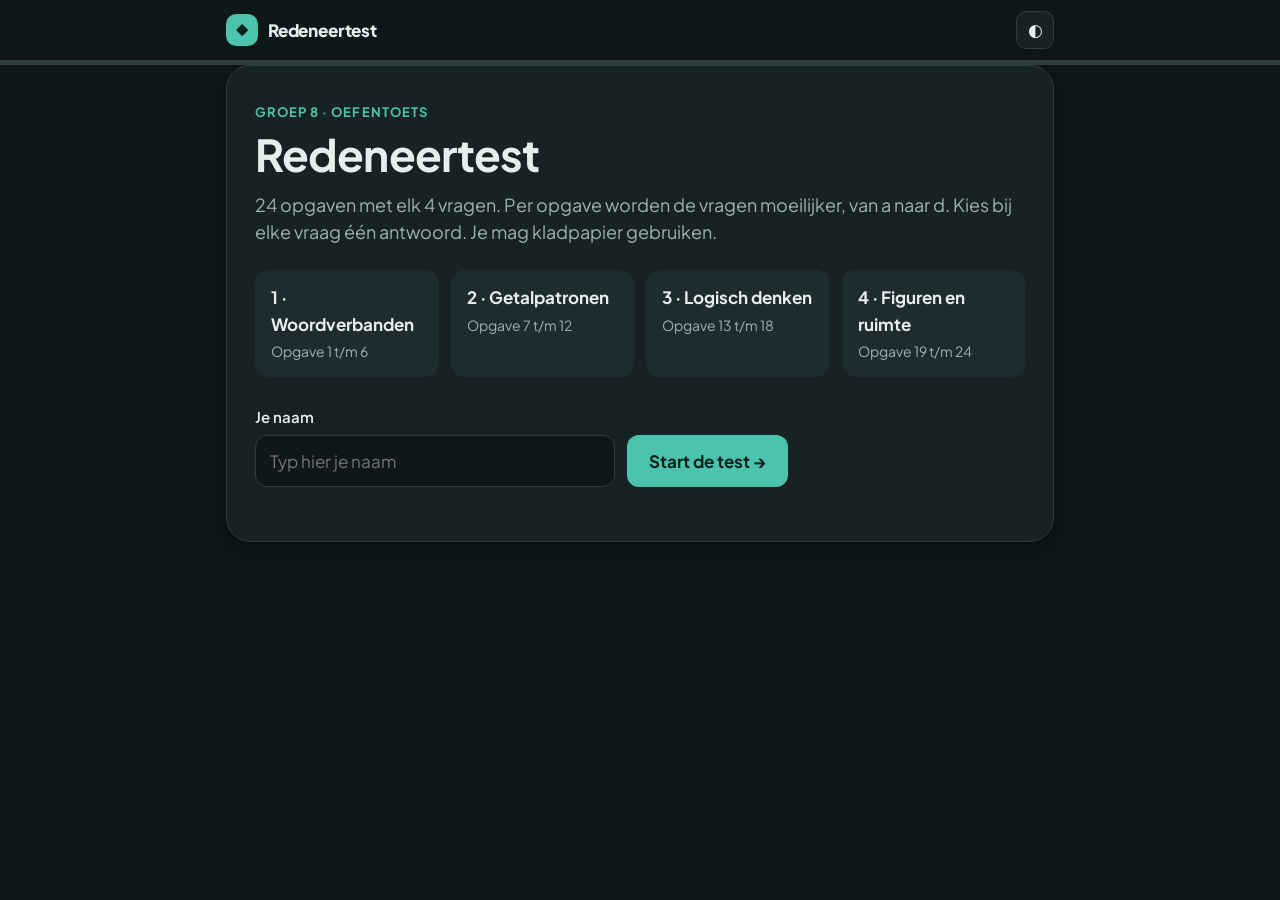
<file: index.html>
<!doctype html>
<html lang="nl">
<head>
<meta charset="utf-8">
<meta name="viewport" content="width=device-width, initial-scale=1">
<title>Redeneertest Groep 8</title>
<meta name="description" content="Oefen-redeneertest voor groep 8: woordverbanden, getalpatronen, logisch denken en figuren en ruimte.">
<script>
  /* Donker is standaard; een opgeslagen keuze (licht/donker) gaat voor. */
  (function(){ var t = 'dark'; try { t = localStorage.getItem('redeneertest-g8-v1-theme') || 'dark'; } catch (e) {} document.documentElement.dataset.theme = t; })();
</script>
<link rel="preconnect" href="https://fonts.googleapis.com">
<link rel="preconnect" href="https://fonts.gstatic.com" crossorigin>
<link href="https://fonts.googleapis.com/css2?family=Plus+Jakarta+Sans:wght@400;500;600;700;800&display=swap" rel="stylesheet">
<style>
:root{
  --bg:#f4f7f6; --surface:#ffffff; --surface-2:#eef4f2; --ink:#16232b; --muted:#5b6b73;
  --line:#d5e0dd; --brand:#13695f; --brand-ink:#ffffff; --brand-soft:#dcefeb;
  --good:#1f8a4c; --good-soft:#e2f5ea; --bad:#c2410c; --bad-soft:#fdeadf;
  --fig:#1b2a33; --fig-bg:#ffffff; --accent:#e0902a;
  --shadow:0 1px 2px rgba(16,35,43,.06),0 8px 24px rgba(16,35,43,.06);
  --radius:16px;
}
@media (prefers-color-scheme: dark){
  :root:not([data-theme="light"]){
    --bg:#0f1719; --surface:#172225; --surface-2:#1e2c30; --ink:#e7efed; --muted:#9db0b2;
    --line:#2c3d41; --brand:#4cc3ad; --brand-ink:#08201c; --brand-soft:#1d3a36;
    --good:#4ccf86; --good-soft:#173328; --bad:#ff8a5c; --bad-soft:#3a2219;
    --fig:#e7efed; --fig-bg:#172225; --accent:#f0b25a;
    --shadow:0 1px 2px rgba(0,0,0,.3),0 8px 24px rgba(0,0,0,.25);
  }
}
:root[data-theme="dark"]{
  --bg:#0f1719; --surface:#172225; --surface-2:#1e2c30; --ink:#e7efed; --muted:#9db0b2;
  --line:#2c3d41; --brand:#4cc3ad; --brand-ink:#08201c; --brand-soft:#1d3a36;
  --good:#4ccf86; --good-soft:#173328; --bad:#ff8a5c; --bad-soft:#3a2219;
  --fig:#e7efed; --fig-bg:#172225; --accent:#f0b25a;
  --shadow:0 1px 2px rgba(0,0,0,.3),0 8px 24px rgba(0,0,0,.25);
}
*{box-sizing:border-box}
html,body{margin:0}
body{background:var(--bg);color:var(--ink);font-family:"Plus Jakarta Sans",system-ui,-apple-system,"Segoe UI",sans-serif;font-size:17px;line-height:1.55;-webkit-font-smoothing:antialiased}
.wrap{max-width:860px;margin:0 auto;padding:0 16px}
header.top{position:sticky;top:0;z-index:10;background:color-mix(in srgb,var(--bg) 88%,transparent);backdrop-filter:blur(10px);border-bottom:1px solid var(--line)}
header.top .wrap{display:flex;align-items:center;gap:12px;height:60px}
.logo{display:flex;align-items:center;gap:10px;font-weight:800;letter-spacing:-.01em}
.logo-mark{width:32px;height:32px;border-radius:10px;background:var(--brand);color:var(--brand-ink);display:grid;place-items:center;font-size:16px}
.spacer{flex:1}
.icon-btn{border:1px solid var(--line);background:var(--surface);color:var(--ink);border-radius:10px;width:38px;height:38px;display:grid;place-items:center;cursor:pointer;font-size:17px}
.progress{height:4px;background:var(--line)}
.progress>div{height:100%;background:var(--brand);width:0;transition:width .3s ease}
main{padding:28px 0 80px}
.hidden{display:none!important}

/* Start */
.hero{background:var(--surface);border:1px solid var(--line);border-radius:24px;padding:36px 28px;box-shadow:var(--shadow)}
.eyebrow{color:var(--brand);font-weight:700;font-size:13px;letter-spacing:.08em;text-transform:uppercase}
h1{font-size:clamp(30px,6vw,44px);line-height:1.1;margin:8px 0 12px;letter-spacing:-.02em}
.lead{color:var(--muted);font-size:18px;max-width:60ch;margin:0 0 24px}
.parts{display:grid;grid-template-columns:repeat(auto-fit,minmax(170px,1fr));gap:12px;margin:0 0 28px}
.part{background:var(--surface-2);border-radius:14px;padding:14px 16px}
.part b{display:block}
.part span{color:var(--muted);font-size:14px}
label.field{display:block;font-weight:600;font-size:15px;margin-bottom:6px}
input[type=text]{width:100%;max-width:360px;font:inherit;padding:12px 14px;border-radius:12px;border:1.5px solid var(--line);background:var(--bg);color:var(--ink)}
input[type=text]:focus{outline:none;border-color:var(--brand)}
.row{display:flex;flex-wrap:wrap;gap:12px;align-items:center}
.btn{font:inherit;font-weight:700;border:0;border-radius:12px;padding:13px 22px;cursor:pointer;background:var(--brand);color:var(--brand-ink);transition:transform .08s ease,filter .15s}
.btn:hover{filter:brightness(1.07)}
.btn:active{transform:translateY(1px)}
.btn.ghost{background:transparent;color:var(--ink);border:1.5px solid var(--line)}
.btn:disabled{opacity:.4;cursor:default}
.note{color:var(--muted);font-size:14px;margin-top:18px}

/* Quiz */
.nav-strip{display:flex;gap:6px;overflow-x:auto;padding:4px 2px 14px;scrollbar-width:thin}
.nav-dot{flex:0 0 auto;min-width:38px;height:38px;border-radius:10px;border:1.5px solid var(--line);background:var(--surface);color:var(--muted);font:inherit;font-size:14px;font-weight:700;cursor:pointer;position:relative}
.nav-dot.done{background:var(--brand-soft);color:var(--brand);border-color:transparent}
.nav-dot.current{border-color:var(--brand);color:var(--ink);box-shadow:0 0 0 3px color-mix(in srgb,var(--brand) 25%,transparent)}
.nav-sep{flex:0 0 1px;background:var(--line);margin:4px 4px}
.sec-head{margin:6px 0 16px}
.sec-head .eyebrow{font-size:12px}
.sec-head h2{margin:2px 0 0;font-size:28px;letter-spacing:-.02em}
.card{background:var(--surface);border:1px solid var(--line);border-radius:var(--radius);box-shadow:var(--shadow);padding:22px 22px 8px;margin-bottom:16px}
.card-title{display:flex;align-items:center;justify-content:space-between;margin-bottom:6px}
.card-title h3{margin:0;font-size:18px}
.pill{font-size:13px;font-weight:700;color:var(--muted);background:var(--surface-2);padding:4px 10px;border-radius:999px}
.q{padding:16px 0 18px;border-top:1px solid var(--line)}
.q:first-of-type{border-top:0}
.q-head{display:flex;gap:12px;align-items:flex-start}
.q-num{flex:0 0 auto;font-weight:800;color:var(--brand);min-width:34px}
.q-text{flex:1}
.q-text b{font-weight:700}
.q-sub{color:var(--muted)}
.level{display:inline-flex;gap:3px;margin-left:6px;vertical-align:middle}
.level i{width:6px;height:6px;border-radius:50%;background:var(--line)}
.level i.on{background:var(--accent)}
.opts{display:grid;grid-template-columns:repeat(auto-fit,minmax(170px,1fr));gap:8px;margin:12px 0 0 46px}
.opts.wide{grid-template-columns:repeat(auto-fit,minmax(260px,1fr))}
.opt{display:flex;align-items:center;gap:10px;text-align:left;font:inherit;font-size:16px;padding:11px 14px;border-radius:12px;border:1.5px solid var(--line);background:var(--bg);color:var(--ink);cursor:pointer;transition:border-color .12s,background .12s}
.opt:hover{border-color:color-mix(in srgb,var(--brand) 55%,var(--line))}
.opt .k{flex:0 0 auto;width:20px;height:20px;border-radius:50%;border:2px solid var(--line);display:grid;place-items:center;transition:border-color .12s}
.opt .k::after{content:"";width:10px;height:10px;border-radius:50%;background:transparent}
.opt.sel .k::after{background:var(--brand-ink)}
.opt.sel{border-color:var(--brand);background:var(--brand-soft)}
.opt.sel .k{background:var(--brand);border-color:var(--brand)}
.opt:focus-visible{outline:3px solid color-mix(in srgb,var(--brand) 40%,transparent);outline-offset:2px}
.fig{margin:14px 0 0 46px;display:flex;flex-wrap:wrap;gap:18px;align-items:center}
.seq{display:flex;flex-wrap:wrap;gap:6px;margin-top:8px}
.seq span{min-width:44px;padding:6px 10px;text-align:center;border-radius:10px;background:var(--surface-2);font-weight:800;font-variant-numeric:tabular-nums}
.seq span.qm{background:var(--accent);color:#1b1206}
.seq span.ar{background:transparent;min-width:auto;padding:6px 2px;color:var(--muted)}
.seq span.sp{background:transparent;min-width:12px;padding:0}
.quote{display:block;margin:6px 0;padding-left:12px;border-left:3px solid var(--line)}
.foot-nav{display:flex;gap:12px;justify-content:space-between;margin-top:8px}

/* figures */
.arrows{display:flex;gap:6px;align-items:center}
.arrows svg{width:40px;height:40px}
.qbox{width:40px;height:40px;border-radius:10px;border:2px dashed var(--accent);display:grid;place-items:center;font-weight:800;color:var(--accent)}
.rules{display:grid;gap:8px}
.rule{display:flex;align-items:center;gap:10px}
.rule .to{color:var(--muted);font-weight:700}
.rule .plus{color:var(--muted);font-weight:700}
.strip{display:flex}
.strip i{width:24px;height:24px;border:2px solid var(--fig);margin-left:-2px;background:var(--fig-bg)}
.strip i:first-child{margin-left:0}
.strip i.on{background:var(--fig)}
.grid{position:relative;display:grid;gap:2px;padding:4px}
.grid .c{width:var(--s);height:var(--s);display:grid;place-items:center;font-weight:800;font-size:calc(var(--s)*.4);outline:2px solid var(--fig);background:var(--fig-bg);color:var(--fig)}
.grid .c.blank{outline:0;background:transparent}
.grid .c.on{background:var(--fig)}
.grid .c.lab{background:var(--surface-2)}
.grid .c.dot::after{content:"";width:34%;height:34%;border-radius:50%;background:var(--fig)}
.grid .c.cross::after{content:"×";font-size:calc(var(--s)*.6);line-height:1}
.grid .c.start{background:var(--accent);color:#1b1206}
.mline{position:absolute;border:0 dashed var(--accent)}
.mline.v{border-left-width:3px;top:-8px;bottom:-8px}
.mline.h{border-top-width:3px;left:-8px;right:-8px}
.rot-arrow{font-size:26px;color:var(--muted);font-weight:700}

/* Results */
.score-hero{display:grid;grid-template-columns:auto 1fr;gap:28px;align-items:center}
@media (max-width:620px){.score-hero{grid-template-columns:1fr;justify-items:center;text-align:center}}
.ring{position:relative;width:170px;height:170px}
.ring svg{width:100%;height:100%;transform:rotate(-90deg)}
.ring .val{position:absolute;inset:0;display:grid;place-items:center;text-align:center}
.ring .val b{font-size:44px;line-height:1;letter-spacing:-.03em}
.ring .val span{display:block;color:var(--muted);font-size:14px;font-weight:600}
.bars{display:grid;gap:14px;margin-top:6px}
.bar-row{display:grid;grid-template-columns:1fr auto;gap:4px 12px}
.bar-row .t{font-weight:600}
.bar-row .n{font-weight:800;font-variant-numeric:tabular-nums}
.bar{grid-column:1/-1;height:10px;border-radius:99px;background:var(--surface-2);overflow:hidden}
.bar>div{height:100%;border-radius:99px;background:var(--brand);width:0;transition:width .8s cubic-bezier(.2,.8,.2,1)}
.levels{display:grid;grid-template-columns:repeat(4,1fr);gap:8px;margin-top:18px}
.lv{background:var(--surface-2);border-radius:12px;padding:10px;text-align:center}
.lv b{display:block;font-size:20px}
.lv span{font-size:13px;color:var(--muted)}
.filter{display:flex;gap:8px;margin:28px 0 14px;flex-wrap:wrap;align-items:center}
.filter h2{margin:0 auto 0 0;font-size:22px}
.chip{font:inherit;font-size:14px;font-weight:700;padding:7px 14px;border-radius:999px;border:1.5px solid var(--line);background:var(--surface);color:var(--muted);cursor:pointer}
.chip.on{background:var(--ink);color:var(--bg);border-color:var(--ink)}
.rv{display:grid;grid-template-columns:auto 1fr;gap:4px 14px;padding:14px 0;border-top:1px solid var(--line)}
.rv:first-child{border-top:0}
.badge{width:30px;height:30px;border-radius:50%;display:grid;place-items:center;font-weight:800;font-size:15px}
.badge.ok{background:var(--good-soft);color:var(--good)}
.badge.no{background:var(--bad-soft);color:var(--bad)}
.rv .id{font-weight:800;margin-right:6px}
.rv .ans{font-size:15px;margin-top:4px}
.rv .ans .yours{color:var(--bad);font-weight:600}
.rv .ans .right{color:var(--good);font-weight:700}
.rv .why{grid-column:2;color:var(--muted);font-size:15px}
.msg{font-size:22px;font-weight:800;margin:0 0 4px;letter-spacing:-.01em}
@media (max-width:560px){
  .opts,.fig{margin-left:0}
  .card{padding:18px 16px 6px}
  .hero{padding:26px 18px}
  .q-num{min-width:30px}
}
@media print{header.top,.foot-nav,.filter .chip,#restartBtn{display:none!important}}
</style>
</head>
<body>
<header class="top">
  <div class="wrap">
    <div class="logo"><div class="logo-mark">◆</div><span>Redeneertest</span></div>
    <div class="spacer"></div>
    <button class="icon-btn" id="themeBtn" title="Licht / donker" aria-label="Wissel licht en donker">◐</button>
  </div>
  <div class="progress"><div id="progBar"></div></div>
</header>

<main class="wrap">
  <!-- START -->
  <section id="startView">
    <div class="hero">
      <div class="eyebrow">Groep 8 · oefentoets</div>
      <h1>Redeneertest</h1>
      <p class="lead">24 opgaven met elk 4 vragen. Per opgave worden de vragen moeilijker, van a naar d. Kies bij elke vraag één antwoord. Je mag kladpapier gebruiken.</p>
      <div class="parts">
        <div class="part"><b>1 · Woordverbanden</b><span>Opgave 1 t/m 6</span></div>
        <div class="part"><b>2 · Getalpatronen</b><span>Opgave 7 t/m 12</span></div>
        <div class="part"><b>3 · Logisch denken</b><span>Opgave 13 t/m 18</span></div>
        <div class="part"><b>4 · Figuren en ruimte</b><span>Opgave 19 t/m 24</span></div>
      </div>
      <label class="field" for="nameInput">Je naam</label>
      <div class="row">
        <input type="text" id="nameInput" placeholder="Typ hier je naam" autocomplete="off">
        <button class="btn" id="startBtn">Start de test →</button>
      </div>
      <p class="note" id="resumeNote"></p>
    </div>
  </section>

  <!-- QUIZ -->
  <section id="quizView" class="hidden">
    <nav class="nav-strip" id="navStrip" aria-label="Opgaven"></nav>
    <div class="sec-head"><div class="eyebrow" id="secEyebrow"></div><h2 id="secTitle"></h2></div>
    <div id="cardHost"></div>
    <div class="foot-nav">
      <button class="btn ghost" id="prevBtn">← Vorige</button>
      <button class="btn" id="nextBtn">Volgende →</button>
    </div>
  </section>

  <!-- RESULTS -->
  <section id="resultView" class="hidden">
    <div class="hero">
      <div class="score-hero">
        <div class="ring">
          <svg viewBox="0 0 120 120"><circle cx="60" cy="60" r="52" fill="none" stroke="var(--surface-2)" stroke-width="12"/><circle id="ringArc" cx="60" cy="60" r="52" fill="none" stroke="var(--brand)" stroke-width="12" stroke-linecap="round" stroke-dasharray="326.7" stroke-dashoffset="326.7" style="transition:stroke-dashoffset 1s cubic-bezier(.2,.8,.2,1)"/></svg>
          <div class="val"><div><b id="scoreNum">0</b><span id="scoreOf">van 96</span></div></div>
        </div>
        <div>
          <div class="eyebrow" id="resName">Jouw score</div>
          <p class="msg" id="scoreMsg"></p>
          <div class="bars" id="bars"></div>
        </div>
      </div>
      <div class="levels" id="levels"></div>
      <div class="row" style="margin-top:24px">
        <button class="btn" id="restartBtn">Opnieuw beginnen</button>
        <button class="btn ghost" onclick="window.print()">Afdrukken</button>
      </div>
    </div>
    <div class="filter">
      <h2>Nakijken</h2>
      <button class="chip on" data-f="all">Alles</button>
      <button class="chip" data-f="wrong">Alleen fout</button>
    </div>
    <div class="card" id="review" style="padding-bottom:12px"></div>
  </section>
</main>

<script src="config.js?v=2"></script>
<script src="data.js?v=2"></script>
<script>
/* ---------- state ---------- */
const KEY = 'redeneertest-g8-v1';
const N = OPG.length;
let state = { name:'', answers:{}, step:0, done:false };
const qid = (i, j) => `${i + 1}${'abcd'[j]}`;
const save = () => { try { localStorage.setItem(KEY, JSON.stringify(state)); } catch (e) {} };
try { const s = JSON.parse(localStorage.getItem(KEY) || 'null'); if (s && s.answers) state = s; } catch (e) {}
const newSid = () => (crypto.randomUUID ? crypto.randomUUID() : Date.now().toString(36) + Math.random().toString(36).slice(2));
if (!state.sid) state.sid = newSid();

/* ---------- willekeurige (maar per leerling vaste) volgorde van antwoorden ---------- */
function optOrder(id, n){
  let s = 2166136261; for (const c of state.sid + id) { s ^= c.charCodeAt(0); s = Math.imul(s, 16777619); }
  const rnd = () => { s = Math.imul(s ^ (s >>> 15), 2246822507); s = Math.imul(s ^ (s >>> 13), 3266489909); s ^= s >>> 16; return (s >>> 0) / 4294967296; };
  const a = [...Array(n).keys()];
  for (let i = n - 1; i > 0; i--) { const j = Math.floor(rnd() * (i + 1)); [a[i], a[j]] = [a[j], a[i]]; }
  return a;
}

/* ---------- opslaan in Google Sheet (zie config.js) ---------- */
function scoreOf(answers){
  let score = 0; const parts = [0,0,0,0];
  OPG.forEach((o, i) => o.qs.forEach((q, j) => { if (answers[qid(i,j)] === q.a) { score++; parts[o.p]++; } }));
  return { score, parts };
}
let lastSent = '';
function sync(){
  if (typeof SHEET_URL !== 'string' || !SHEET_URL || !state.name && !answeredCount()) return;
  const { score, parts } = scoreOf(state.answers);
  const body = JSON.stringify({ sid: state.sid, name: state.name, started: state.started, done: !!state.done,
    answered: answeredCount(), score, parts, answers: state.answers });
  if (body === lastSent) return;
  lastSent = body;
  fetch(SHEET_URL, { method:'POST', mode:'no-cors', keepalive:true, headers:{'Content-Type':'text/plain;charset=utf-8'}, body })
    .catch(() => { lastSent = ''; });
}
document.addEventListener('visibilitychange', () => { if (document.visibilityState === 'hidden') sync(); });

const $ = (id) => document.getElementById(id);
const views = ['startView','quizView','resultView'];
function show(v){ views.forEach(x => $(x).classList.toggle('hidden', x !== v)); window.scrollTo({top:0}); }
const answeredCount = () => Object.keys(state.answers).length;
function setProgress(){ $('progBar').style.width = (answeredCount() / (N * 4) * 100) + '%'; }

/* ---------- start ---------- */
$('nameInput').value = state.name || '';
if (answeredCount() > 0 && !state.done) $('resumeNote').textContent = `Je was al bezig: ${answeredCount()} van ${N*4} vragen beantwoord. Klik op start om verder te gaan.`;
$('startBtn').onclick = () => {
  state.name = $('nameInput').value.trim();
  if (!state.name) { $('nameInput').focus(); $('resumeNote').textContent = 'Vul eerst je naam in.'; return; }
  if (state.done) { state.answers = {}; state.step = 0; state.done = false; state.sid = newSid(); state.started = null; }
  if (!state.started) state.started = new Date().toISOString();
  save(); sync(); show('quizView'); renderStep();
};
$('nameInput').addEventListener('keydown', e => { if (e.key === 'Enter') $('startBtn').click(); });

/* ---------- quiz ---------- */
function renderNav(){
  let h = '';
  OPG.forEach((o, i) => {
    if (i > 0 && OPG[i-1].p !== o.p) h += '<span class="nav-sep"></span>';
    const full = [0,1,2,3].every(j => state.answers[qid(i,j)] != null);
    h += `<button class="nav-dot ${full ? 'done' : ''} ${i === state.step ? 'current' : ''}" data-i="${i}" aria-label="Opgave ${i+1}">${i+1}</button>`;
  });
  $('navStrip').innerHTML = h;
  $('navStrip').querySelectorAll('.nav-dot').forEach(b => b.onclick = () => { state.step = +b.dataset.i; save(); sync(); renderStep(); });
  const cur = $('navStrip').querySelector('.current'); if (cur) cur.scrollIntoView({block:'nearest', inline:'center'});
}
function renderStep(){
  const i = state.step, o = OPG[i];
  $('secEyebrow').textContent = `Deel ${o.p + 1} van 4`;
  $('secTitle').textContent = PARTS[o.p];
  let h = `<div class="card"><div class="card-title"><h3>Opgave ${i+1}</h3><span class="pill">${i+1} / ${N}</span></div>`;
  o.qs.forEach((q, j) => {
    const id = qid(i, j), sel = state.answers[id];
    const lvl = [0,1,2,3].map(k => `<i class="${k <= j ? 'on' : ''}"></i>`).join('');
    h += `<div class="q"><div class="q-head"><div class="q-num">${id}</div><div class="q-text">${q.q}${q.sub ? `<div class="q-sub">${q.sub}</div>` : ''}</div></div>`;
    if (q.f) h += `<div class="fig">${q.f}</div>`;
    h += `<div class="opts ${o.wide ? 'wide' : ''}" role="radiogroup" aria-label="Vraag ${id}">` + optOrder(id, q.o.length).map(k =>
      `<button class="opt ${sel === k ? 'sel' : ''}" role="radio" aria-checked="${sel === k}" data-q="${id}" data-k="${k}"><span class="k"></span><span>${q.o[k]}</span></button>`).join('') + '</div></div>';
  });
  $('cardHost').innerHTML = h + '</div>';
  $('cardHost').querySelectorAll('.opt').forEach(b => b.onclick = () => {
    state.answers[b.dataset.q] = +b.dataset.k; save();
    b.parentElement.querySelectorAll('.opt').forEach(x => { x.classList.remove('sel'); x.setAttribute('aria-checked','false'); });
    b.classList.add('sel'); b.setAttribute('aria-checked','true');
    setProgress(); renderNav();
  });
  $('prevBtn').disabled = i === 0;
  $('nextBtn').textContent = i === N - 1 ? 'Bekijk je score ✓' : 'Volgende →';
  renderNav(); setProgress();
}
$('prevBtn').onclick = () => { if (state.step > 0) { state.step--; save(); sync(); renderStep(); window.scrollTo({top:0, behavior:'smooth'}); } };
$('nextBtn').onclick = () => {
  if (state.step < N - 1) { state.step++; save(); sync(); renderStep(); window.scrollTo({top:0, behavior:'smooth'}); return; }
  const open = N * 4 - answeredCount();
  if (open > 0 && !confirm(`Je hebt nog ${open} ${open === 1 ? 'vraag' : 'vragen'} niet beantwoord. Wil je toch je score bekijken?`)) return;
  state.done = true; save(); sync(); showResults();
};

/* ---------- results ---------- */
let filter = 'all';
function showResults(){
  show('resultView'); setProgress();
  let total = 0; const perPart = [0,0,0,0], perLvl = [0,0,0,0];
  OPG.forEach((o, i) => o.qs.forEach((q, j) => { if (state.answers[qid(i,j)] === q.a) { total++; perPart[o.p]++; perLvl[j]++; } }));
  const pct = total / (N * 4);
  $('resName').textContent = state.name ? `Score van ${state.name}` : 'Jouw score';
  $('scoreMsg').textContent = pct >= .9 ? 'Fantastisch gedaan! 🌟' : pct >= .75 ? 'Heel goed gedaan! 🎉' : pct >= .55 ? 'Goed bezig! 👍' : pct >= .35 ? 'Mooi geprobeerd, oefenen helpt! 💪' : 'Blijf oefenen, je wordt steeds beter! 🌱';
  $('bars').innerHTML = PARTS.map((p, k) => `<div class="bar-row"><span class="t">${p}</span><span class="n">${perPart[k]} / 24</span><div class="bar"><div data-w="${perPart[k]/24*100}"></div></div></div>`).join('');
  $('levels').innerHTML = ['a · makkelijk','b','c','d · moeilijk'].map((t, k) => `<div class="lv"><b>${perLvl[k]}/24</b><span>vragen ${t}</span></div>`).join('');
  let n = 0; const target = total, el = $('scoreNum');
  const tick = () => { n = Math.min(target, n + Math.max(1, Math.ceil(target / 30))); el.textContent = n; if (n < target) requestAnimationFrame(tick); };
  el.textContent = '0'; requestAnimationFrame(() => {
    tick();
    $('ringArc').style.strokeDashoffset = 326.7 * (1 - pct);
    document.querySelectorAll('.bar>div').forEach(d => d.style.width = d.dataset.w + '%');
  });
  renderReview();
}
function renderReview(){
  let h = '';
  OPG.forEach((o, i) => o.qs.forEach((q, j) => {
    const id = qid(i,j), mine = state.answers[id], ok = mine === q.a;
    if (filter === 'wrong' && ok) return;
    const plain = (s) => s.replace(/<span class="quote">[\s\S]*?<\/span>/, ' … ').replace(/<[^>]+>/g, '');
    h += `<div class="rv"><div class="badge ${ok ? 'ok' : 'no'}">${ok ? '✓' : '✗'}</div><div><span class="id">${id}</span>${plain(q.q)}
      <div class="ans">${ok ? `<span class="right">${q.o[q.a]}</span>` :
        `${mine == null ? '<span class="yours">Niet beantwoord</span>' : `Jouw antwoord: <span class="yours">${q.o[mine]}</span>`} · Goed: <span class="right">${q.o[q.a]}</span>`}</div></div>
      <div class="why">${q.w}</div></div>`;
  }));
  $('review').innerHTML = h || '<p style="padding:8px 0 4px;margin:0">Alles goed! Er is niets om na te kijken. 🎉</p>';
}
document.querySelectorAll('.chip').forEach(c => c.onclick = () => {
  filter = c.dataset.f; document.querySelectorAll('.chip').forEach(x => x.classList.toggle('on', x === c)); renderReview();
});
$('restartBtn').onclick = () => {
  if (!confirm('Alle antwoorden wissen en opnieuw beginnen?')) return;
  state = { name: state.name, answers:{}, step:0, done:false, sid: newSid() }; save(); setProgress();
  $('resumeNote').textContent = ''; show('startView');
};

/* ---------- theme ---------- */
$('themeBtn').onclick = () => {
  const root = document.documentElement;
  const dark = root.dataset.theme ? root.dataset.theme === 'dark' : matchMedia('(prefers-color-scheme: dark)').matches;
  root.dataset.theme = dark ? 'light' : 'dark';
  try { localStorage.setItem(KEY + '-theme', root.dataset.theme); } catch (e) {}
};
try { const t = localStorage.getItem(KEY + '-theme'); if (t) document.documentElement.dataset.theme = t; } catch (e) {}

/* ---------- boot ---------- */
setProgress();
if (state.done) showResults();
</script>
</body>
</html>
</file>
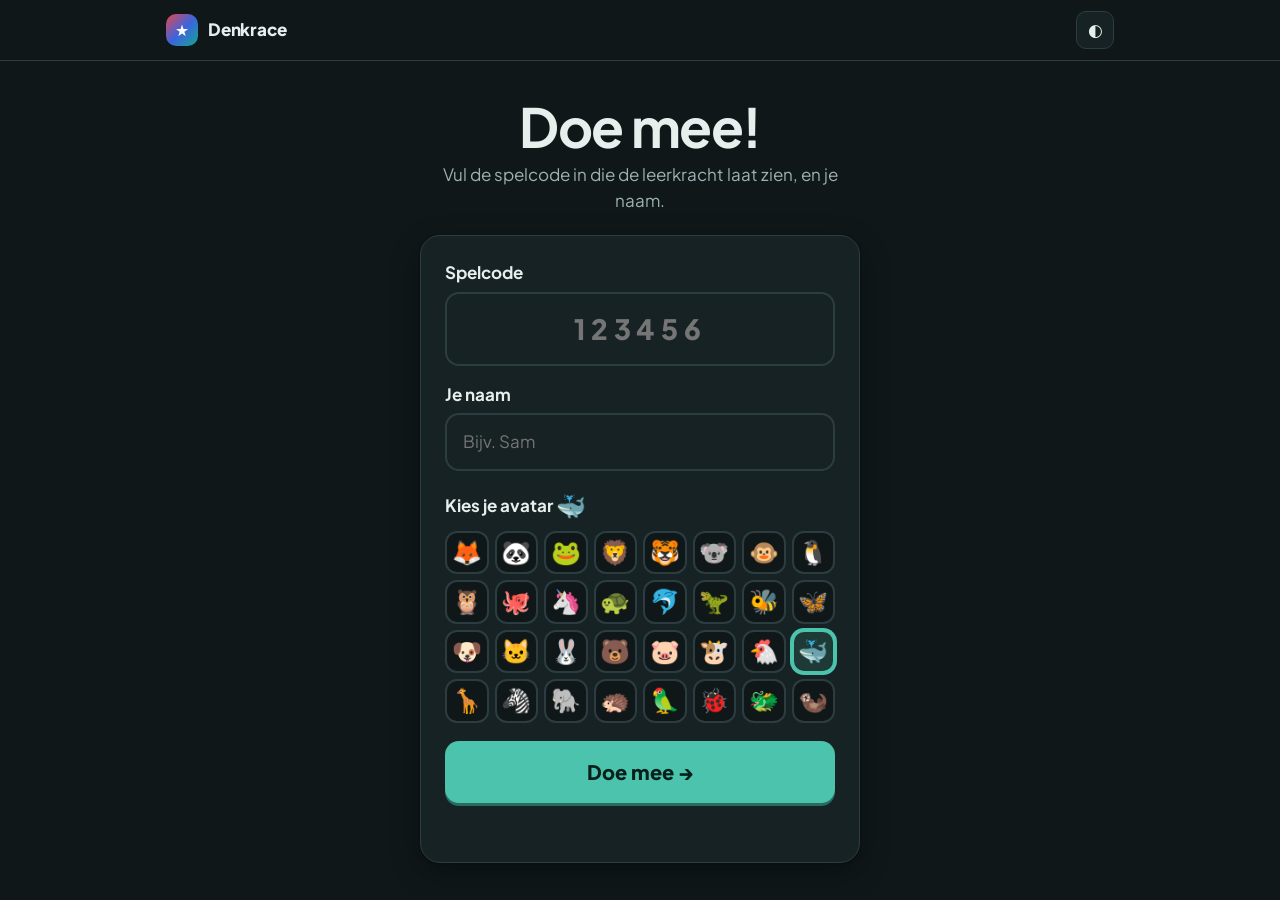
<file: live.html>
<!doctype html>
<html lang="nl">
<head>
<meta charset="utf-8">
<meta name="viewport" content="width=device-width, initial-scale=1">
<title>Denkrace live</title>
<meta name="description" content="Doe mee met de live quiz: vul de spelcode en je naam in.">
<script>
  (function(){ var t = 'dark'; try { t = localStorage.getItem('redeneertest-g8-v1-theme') || 'dark'; } catch (e) {} document.documentElement.dataset.theme = t; })();
</script>
<link rel="preconnect" href="https://fonts.googleapis.com">
<link rel="preconnect" href="https://fonts.gstatic.com" crossorigin>
<link href="https://fonts.googleapis.com/css2?family=Plus+Jakarta+Sans:wght@400;500;600;700;800&display=swap" rel="stylesheet">
<link rel="stylesheet" href="live.css?v=6">
</head>
<body>
<header class="top"><div class="wrap">
  <div class="logo"><div class="logo-mark">★</div><span>Denkrace</span></div>
  <div class="spacer"></div>
  <span id="meChip" class="muted" style="font-weight:700"></span>
  <button class="icon-btn" id="themeBtn" title="Licht / donker" aria-label="Wissel licht en donker">◐</button>
</div></header>

<div id="conn" class="conn hidden">Verbinding kwijt… we proberen het opnieuw</div>

<!-- Meedoen -->
<section id="sJoin" class="center"><div>
  <h1>Doe mee!</h1>
  <p class="muted" style="margin:0 0 22px">Vul de spelcode in die de leerkracht laat zien, en je naam.</p>
  <div class="card" style="text-align:left">
    <label for="codeIn" style="font-weight:700">Spelcode</label>
    <input id="codeIn" inputmode="numeric" maxlength="6" placeholder="123456" autocomplete="off" style="font-size:28px;font-weight:800;letter-spacing:.2em;text-align:center;margin:6px 0 16px">
    <label for="nameIn" style="font-weight:700">Je naam</label>
    <input id="nameIn" type="text" maxlength="20" placeholder="Bijv. Sam" autocomplete="off" style="margin:6px 0 16px">
    <div style="font-weight:700">Kies je avatar <span id="avPreview" style="font-size:24px;vertical-align:-3px"></span></div>
    <div class="avs" id="avPick" role="radiogroup" aria-label="Avatar"></div>
    <button class="btn big" id="joinBtn" style="width:100%">Doe mee →</button>
    <p class="err" id="joinErr"></p>
  </div>
</div></section>

<!-- Verbinden -->
<section id="sConnecting" class="center hidden"><div>
  <h2 class="pulse">Verbinden…</h2>
</div></section>

<!-- Wachtkamer -->
<section id="sLobby" class="center hidden"><div>
  <div style="font-size:84px;line-height:1.1" id="lobbyAv">🎉</div>
  <h1 id="lobbyHi">Je doet mee!</h1>
  <p class="muted pulse" style="font-size:19px">Wacht tot de leerkracht de quiz start…</p>
  <p class="muted" style="margin-top:30px;font-size:14px">Ben je de verbinding kwijt? Open deze pagina gewoon opnieuw, dan ga je verder waar je was.</p>
</div></section>

<!-- Vraag -->
<section id="sQuestion" class="hidden"><div class="wrap" style="padding-top:18px;padding-bottom:40px">
  <div class="qmeta"><span id="qNum"></span><span><span class="secs" id="qSecs">60</span> s</span></div>
  <div class="timerbar" id="qBar"><div style="width:100%"></div></div>
  <div class="card" style="margin:16px 0" id="qBox"></div>
  <div class="tiles" id="qTiles"></div>
</div></section>

<!-- Antwoord verstuurd -->
<section id="sSent" class="center hidden"><div>
  <div style="font-size:64px">✅</div>
  <h1>Antwoord verstuurd!</h1>
  <p class="muted" id="sentWhat" style="font-size:18px"></p>
  <p class="muted pulse" style="font-size:18px">Even wachten op de anderen…</p>
  <div class="qmeta" style="justify-content:center;margin-top:22px"><span><span class="secs" id="sentSecs">60</span> s over</span></div>
</div></section>

<!-- Uitslag van de vraag -->
<section id="sResult" class="result hidden"><div>
  <div class="big" id="rBig"></div>
  <div class="pts" id="rPts"></div>
  <div class="streak" id="rStreak"></div>
  <div class="sub" id="rRight"></div>
  <div class="sub" id="rRank"></div>
  <p class="sub pulse" style="font-size:15px;margin-top:30px">Wacht op de volgende vraag…</p>
</div></section>

<!-- Tussenstand -->
<section id="sBoard" class="center hidden"><div style="max-width:520px">
  <p class="muted" style="font-weight:800;letter-spacing:.08em;text-transform:uppercase;font-size:13px;margin:0">Tussenstand</p>
  <div class="myrank"><span id="bRank"></span><span class="mv-big" id="bMove"></span></div>
  <p id="bScore" style="font-size:20px;font-weight:700;margin:0"></p>
  <p id="bStreak" class="fire-line"></p>
  <div class="board" id="bList" style="text-align:left;margin-top:18px"></div>
  <p id="bTip" style="font-size:18px;font-weight:700;margin-top:18px"></p>
  <p class="muted pulse" style="font-size:15px;margin-top:20px">Wacht op de volgende vraag…</p>
</div></section>

<!-- Einde -->
<section id="sEnd" class="center hidden"><div style="max-width:620px">
  <div style="font-size:56px" id="endIcon">🏁</div>
  <h1 id="endTitle">Klaar!</h1>
  <p id="endSub" style="font-size:20px;font-weight:700;margin:0"></p>
  <div id="endPodium"></div>
  <div class="card" style="text-align:left;margin:8px 0 16px">
    <h3 style="margin:0 0 10px">Zo ging het per onderdeel</h3>
    <div id="endParts"></div>
    <div class="hcs" id="endHist"></div>
  </div>
  <p class="muted" style="font-size:14px">Bedankt voor het meedoen!</p>
</div></section>

<div id="pauseOv" class="overlay hidden"><div><div class="big">⏸ Pauze</div><p style="font-size:19px;opacity:.9">De leerkracht heeft de quiz even stilgezet.</p></div></div>

<script src="config.js?v=6"></script>
<script src="data.js?v=6"></script>
<script src="live-common.js?v=6"></script>
<script>
const SCREENS = ['sJoin', 'sConnecting', 'sLobby', 'sQuestion', 'sSent', 'sResult', 'sBoard', 'sEnd'];
const show = (id) => SCREENS.forEach(s => $(s).classList.toggle('hidden', s !== id));
let sess = store('live-player');            // {code, pid, name, av}
let shownAt = 0, shownQi = -1;              // moment waarop de vraag op dit scherm verscheen
let pollTimer = null, fails = 0, lastKey = '', stopped = false;
const cd = makeCountdown(left => {
  if (!$('sQuestion').classList.contains('hidden')) renderTimer($('qBar'), $('qSecs'), left);
  $('sentSecs').textContent = Math.ceil(left / 1000);
});

/* ---------- meedoen ---------- */
const params = new URLSearchParams(location.search);
$('codeIn').value = params.get('code') || (sess && sess.code) || '';
$('nameIn').value = (sess && sess.name) || '';
let chosenAv = store('live-avatar');
if (chosenAv == null) chosenAv = Math.floor(Math.random() * AVATARS.length);
function renderAvPick() {
  $('avPick').innerHTML = AVATARS.map((a, i) => `<button class="avbtn ${i === chosenAv ? 'on' : ''}" data-i="${i}" role="radio" aria-checked="${i === chosenAv}" aria-label="Avatar ${i + 1}">${a}</button>`).join('');
  $('avPreview').textContent = avatar(chosenAv);
  $('avPick').querySelectorAll('.avbtn').forEach(b => b.onclick = () => { chosenAv = +b.dataset.i; store('live-avatar', chosenAv); renderAvPick(); });
}
renderAvPick();
const ERR = {
  nogame: 'Deze spelcode bestaat niet (meer). Controleer de code.',
  taken: 'Deze naam is al in gebruik. Kies een andere naam.',
  ended: 'Dit spel is al afgelopen.',
  full: 'Het spel zit vol.',
  name: 'Vul je naam in.',
};
async function join() {
  const code = $('codeIn').value.replace(/\D/g, ''), name = $('nameIn').value.trim();
  if (code.length !== 6) { $('joinErr').textContent = 'De spelcode heeft 6 cijfers.'; return; }
  if (!name) { $('joinErr').textContent = ERR.name; return; }
  $('joinBtn').disabled = true; $('joinErr').textContent = '';
  try {
    const r = await api({ action: 'join', code, name, av: chosenAv });
    if (r.error) { $('joinErr').textContent = ERR[r.error] || 'Er ging iets mis. Probeer het opnieuw.'; return; }
    sess = { code, pid: r.pid, name: r.name, av: r.av }; store('live-player', sess);
    stopped = false; lastKey = ''; show('sConnecting'); poll();
  } catch (e) {
    $('joinErr').textContent = 'Geen verbinding. Controleer het internet en probeer opnieuw.';
  } finally { $('joinBtn').disabled = false; }
}
$('joinBtn').onclick = join;
['codeIn', 'nameIn'].forEach(id => $(id).addEventListener('keydown', e => { if (e.key === 'Enter') join(); }));
$('themeBtn').onclick = themeToggle;

/* ---------- pollen ---------- */
function schedule(ms) { clearTimeout(pollTimer); if (!stopped) pollTimer = setTimeout(poll, ms); }
async function poll() {
  if (!sess) return;
  let s;
  try {
    s = await api({ action: 'poll', code: sess.code, pid: sess.pid }, 8000);
    if (s.error) throw new Error(s.error);
    fails = 0; $('conn').classList.add('hidden');
  } catch (e) {
    fails++; if (fails >= 1) $('conn').classList.remove('hidden');
    return schedule(Math.min(1500 * fails, 6000) + Math.random() * 1000);
  }
  handle(s);
  const answeredNow = s.st === 'q' && (s.answered || lastKey.startsWith('q|' + s.qi + '|true'));
  const base = s.st === 'lobby' ? 2500 : s.st === 'q' ? (answeredNow ? 2500 : 2000) : 2000;
  schedule(base + Math.random() * 600);
}
window.addEventListener('online', () => schedule(50));
document.addEventListener('visibilitychange', () => { if (document.visibilityState === 'visible') schedule(50); });

function leave(msg) {
  stopped = true; clearTimeout(pollTimer); cd.stop();
  const keepName = sess && sess.name;
  sess = null; store('live-player', null);
  $('pauseOv').classList.add('hidden'); $('meChip').textContent = '';
  if (keepName) $('nameIn').value = keepName;
  $('joinErr').textContent = msg || ''; show('sJoin');
}

function handle(s) {
  if (s.st === 'nogame') return leave('Het spel is afgelopen of bestaat niet meer.');
  if (s.st === 'noplayer') return leave('Je bent niet (meer) in dit spel. Doe opnieuw mee.');
  const me = s.me || {};
  $('meChip').textContent = `${avatar(me.av)} ${me.name || sess.name} · ${me.score || 0} punten`;
  const local = store('live-answer');
  const answeredHere = s.st === 'q' && local && local.code === sess.code && local.qi === s.qi;
  const answered = s.st === 'q' && (s.answered || answeredHere);
  $('pauseOv').classList.toggle('hidden', !(s.st === 'q' && s.paused));
  if (s.st === 'q') cd.sync(s.left, s.paused); else cd.stop();

  const key = `${s.st}|${s.qi}|${answered}|${!!s.board}`;
  if (key === lastKey) return;
  lastKey = key;

  if (s.st === 'lobby') { $('lobbyAv').textContent = avatar(me.av); $('lobbyHi').textContent = `Je doet mee, ${me.name}!`; show('sLobby'); }
  else if (s.st === 'q' && answered) { showSent(s, local); }
  else if (s.st === 'q') { showQuestion(s); }
  else if (s.st === 'rv' && s.board) { showBoard(s); }
  else if (s.st === 'rv') { showResult(s); }
  else if (s.st === 'end') { showEnd(s); stopped = true; }
}

function showQuestion(s) {
  const { q } = findQ(s.qid);
  $('qNum').textContent = `Vraag ${s.qi + 1} van ${s.n}`;
  $('qBox').innerHTML = questionHtml(q);
  const order = shuffleFor(sess.pid + s.qid, q.o.length);
  $('qTiles').innerHTML = order.map((k, pos) =>
    `<button class="tile c${pos}" data-k="${k}"><span class="sym">${SYMS[pos]}</span><span class="t">${q.o[k]}</span></button>`).join('');
  $('qTiles').querySelectorAll('.tile').forEach(b => b.onclick = () => answer(s, +b.dataset.k));
  show('sQuestion'); window.scrollTo({ top: 0 });
  if (shownQi !== s.qi) { shownQi = s.qi; shownAt = performance.now(); }
}

async function answer(s, k) {
  $('qTiles').querySelectorAll('.tile').forEach(b => b.disabled = true);
  const local = { code: sess.code, qi: s.qi, k };
  store('live-answer', local);
  lastKey = `q|${s.qi}|true|false`;
  const rt = shownQi === s.qi ? Math.round(performance.now() - shownAt) : null;
  showSent(s, local);
  for (let i = 0; i < 4; i++) {
    try {
      const r = await api({ action: 'answer', code: sess.code, pid: sess.pid, qi: s.qi, k, rt }, 8000);
      if (r.reason === 'paused') {   // leerkracht pauzeerde net: opnieuw laten kiezen
        store('live-answer', null); lastKey = ''; schedule(50); return;
      }
      return;
    } catch (e) { await new Promise(r => setTimeout(r, 1500)); }
  }
}
function showSent(s, local) {
  const { q } = findQ(s.qid);
  $('sentWhat').textContent = local && local.qi === s.qi && q ? `Jij koos: ${q.o[local.k].replace(/<[^>]+>/g, '')}` : '';
  show('sSent');
}

function showResult(s) {
  const r = s.res || {}, me = s.me || {}, { q } = findQ(s.qid);
  const el = $('sResult');
  el.classList.remove('ok', 'no', 'none');
  if (r.k == null) { el.classList.add('none'); $('rBig').textContent = 'Geen antwoord'; }
  else if (r.ok) { el.classList.add('ok'); $('rBig').textContent = 'Goed! 🎉'; }
  else { el.classList.add('no'); $('rBig').textContent = 'Helaas…'; }
  $('rPts').textContent = `+ ${r.p || 0} punten`;
  $('rStreak').textContent = r.ok && me.streak >= 2 ? `🔥 ${me.streak} goed op rij!` : '';
  $('rRight').textContent = !r.ok && q && s.correctK != null ? `Het goede antwoord was: ${q.o[s.correctK].replace(/<[^>]+>/g, '')}` : '';
  $('rRank').textContent = `Je staat op plek ${me.rank} van ${me.of} · ${me.score} punten`;
  show('sResult');
}

function showBoard(s) {
  const me = s.me || {};
  $('bRank').textContent = `Plek ${me.rank}`;
  const d = me.prev != null ? me.prev - me.rank : 0;
  $('bMove').className = 'mv-big ' + (d > 0 ? 'up' : d < 0 ? 'down' : '');
  $('bMove').textContent = d > 0 ? `▲ ${d}` : d < 0 ? `▼ ${-d}` : '';
  $('bScore').textContent = `${me.score} punten · ${me.correct} goed`;
  $('bStreak').textContent = me.streak >= 2 ? `🔥 ${me.streak} goed op rij!` : '';
  // rijtje: wie boven je staat, jij, wie onder je staat
  const rows = [];
  if (s.above2 && !s.below) rows.push({ ...s.above2, rank: me.rank - 2 });
  if (s.above) rows.push({ ...s.above, rank: me.rank - 1 });
  rows.push({ name: me.name, av: me.av, score: me.score, streak: me.streak, rank: me.rank, me: true });
  if (s.below) rows.push({ ...s.below, rank: me.rank + 1 });
  $('bList').innerHTML = rows.map(r => `<div class="row ${r.me ? 'me' : ''}"><span class="pos">${r.rank}</span>
    <span>${avatar(r.av)} ${esc(r.name)}${r.me ? ' (jij)' : ''}</span><span class="gain">${r.streak >= 2 ? '🔥' + r.streak : ''}</span><span class="sc">${r.score}</span></div>`).join('');
  let tip;
  if (me.rank === 1 && s.below) tip = `Je staat bovenaan! ${s.below.name} zit ${me.score - s.below.score} punten achter je.`;
  else if (me.rank === 1) tip = 'Je staat bovenaan!';
  else if (s.above) {
    const gap = s.above.score - me.score;
    tip = gap === 0 ? `Je staat gelijk met ${s.above.name}!` : `Nog ${gap} punten tot ${s.above.name}. Je kunt het!`;
  }
  $('bTip').textContent = tip || '';
  show('sBoard');
}

function showEnd(s) {
  const me = s.me || {};
  $('endIcon').textContent = me.rank === 1 ? '🏆' : me.rank <= 3 ? '🥇' : '🏁';
  $('endTitle').textContent = me.rank <= 3 ? `Plek ${me.rank}!` : 'Klaar!';
  $('endSub').textContent = `Je eindigde op plek ${me.rank} van ${me.of} met ${me.score} punten (${me.correct} goed).`;
  $('endPodium').innerHTML = podiumHtml(s.top || []);
  $('endParts').innerHTML = partBarsHtml(s.hist, s.qs || []);
  $('endHist').innerHTML = histChipsHtml(s.hist, s.qs || []);
  show('sEnd');
  if (me.rank <= 3) confetti();
  store('live-answer', null);
}

/* ---------- start ---------- */
if (sess && sess.pid) { show('sConnecting'); poll(); } else show('sJoin');
</script>
</body>
</html>
</file>
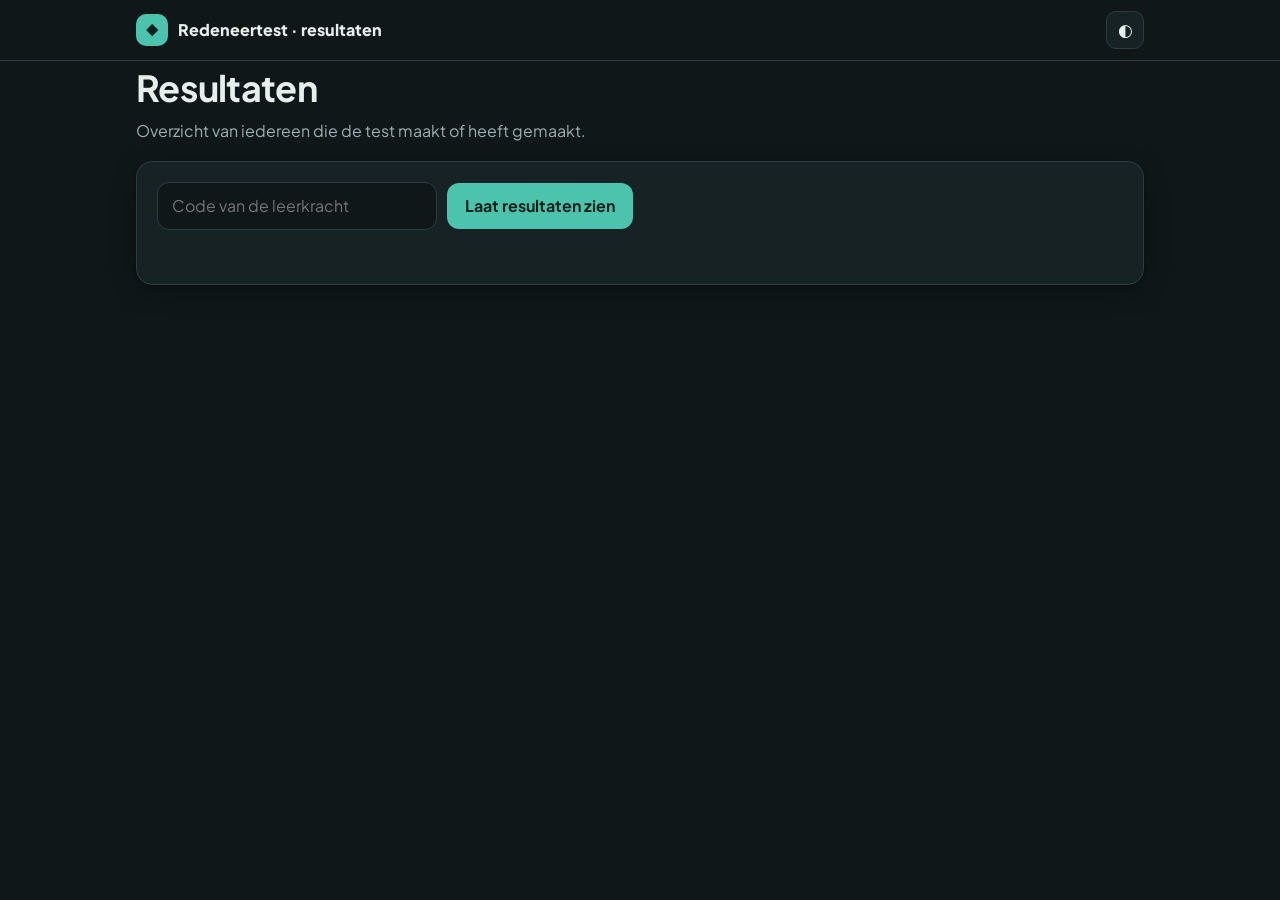
<file: resultaten.html>
<!doctype html>
<html lang="nl">
<head>
<meta charset="utf-8">
<meta name="viewport" content="width=device-width, initial-scale=1">
<meta name="robots" content="noindex">
<title>Resultaten Redeneertest</title>
<script>
  (function(){ var t = 'dark'; try { t = localStorage.getItem('redeneertest-g8-v1-theme') || 'dark'; } catch (e) {} document.documentElement.dataset.theme = t; })();
</script>
<link rel="preconnect" href="https://fonts.googleapis.com">
<link rel="preconnect" href="https://fonts.gstatic.com" crossorigin>
<link href="https://fonts.googleapis.com/css2?family=Plus+Jakarta+Sans:wght@400;500;600;700;800&display=swap" rel="stylesheet">
<style>
:root{
  --bg:#f4f7f6; --surface:#ffffff; --surface-2:#eef4f2; --ink:#16232b; --muted:#5b6b73;
  --line:#d5e0dd; --brand:#13695f; --brand-ink:#ffffff; --brand-soft:#dcefeb;
  --good:#1f8a4c; --bad:#c2410c; --accent:#e0902a;
  --shadow:0 1px 2px rgba(16,35,43,.06),0 8px 24px rgba(16,35,43,.06);
}
@media (prefers-color-scheme: dark){
  :root:not([data-theme="light"]){
    --bg:#0f1719; --surface:#172225; --surface-2:#1e2c30; --ink:#e7efed; --muted:#9db0b2;
    --line:#2c3d41; --brand:#4cc3ad; --brand-ink:#08201c; --brand-soft:#1d3a36;
    --good:#4ccf86; --bad:#ff8a5c; --accent:#f0b25a; --shadow:0 1px 2px rgba(0,0,0,.3),0 8px 24px rgba(0,0,0,.25);
  }
}
:root[data-theme="dark"]{
  --bg:#0f1719; --surface:#172225; --surface-2:#1e2c30; --ink:#e7efed; --muted:#9db0b2;
  --line:#2c3d41; --brand:#4cc3ad; --brand-ink:#08201c; --brand-soft:#1d3a36;
  --good:#4ccf86; --bad:#ff8a5c; --accent:#f0b25a; --shadow:0 1px 2px rgba(0,0,0,.3),0 8px 24px rgba(0,0,0,.25);
}
*{box-sizing:border-box}
html,body{margin:0}
body{background:var(--bg);color:var(--ink);font-family:"Plus Jakarta Sans",system-ui,-apple-system,"Segoe UI",sans-serif;font-size:16px;line-height:1.5;-webkit-font-smoothing:antialiased}
.wrap{max-width:1040px;margin:0 auto;padding:0 16px}
header{border-bottom:1px solid var(--line)}
header .wrap{display:flex;align-items:center;gap:12px;height:60px}
.logo{display:flex;align-items:center;gap:10px;font-weight:800}
.logo-mark{width:32px;height:32px;border-radius:10px;background:var(--brand);color:var(--brand-ink);display:grid;place-items:center}
.spacer{flex:1}
.icon-btn{border:1px solid var(--line);background:var(--surface);color:var(--ink);border-radius:10px;width:38px;height:38px;cursor:pointer;font-size:17px}
main{padding:28px 0 80px}
h1{font-size:clamp(26px,5vw,36px);margin:0 0 4px;letter-spacing:-.02em}
.muted{color:var(--muted)}
.card{background:var(--surface);border:1px solid var(--line);border-radius:16px;box-shadow:var(--shadow);padding:20px;margin-top:18px}
.row{display:flex;flex-wrap:wrap;gap:10px;align-items:center}
input{font:inherit;padding:11px 14px;border-radius:12px;border:1.5px solid var(--line);background:var(--bg);color:var(--ink);min-width:0;flex:1;max-width:280px}
input:focus{outline:none;border-color:var(--brand)}
.btn{font:inherit;font-weight:700;border:0;border-radius:12px;padding:11px 18px;cursor:pointer;background:var(--brand);color:var(--brand-ink)}
.btn.ghost{background:transparent;color:var(--ink);border:1.5px solid var(--line)}
.msg{margin:10px 0 0;color:var(--bad);font-weight:600;min-height:1.5em}
.stats{display:grid;grid-template-columns:repeat(auto-fit,minmax(150px,1fr));gap:12px;margin-top:18px}
.stat{background:var(--surface);border:1px solid var(--line);border-radius:14px;padding:14px 16px}
.stat b{display:block;font-size:28px;letter-spacing:-.02em;font-variant-numeric:tabular-nums}
.stat span{color:var(--muted);font-size:14px}
.tools{display:flex;flex-wrap:wrap;gap:8px;align-items:center;margin:26px 0 10px}
.tools h2{margin:0 auto 0 0;font-size:22px}
.chip{font:inherit;font-size:14px;font-weight:700;padding:7px 14px;border-radius:999px;border:1.5px solid var(--line);background:var(--surface);color:var(--muted);cursor:pointer}
.chip.on{background:var(--ink);color:var(--bg);border-color:var(--ink)}
.table-wrap{overflow-x:auto;background:var(--surface);border:1px solid var(--line);border-radius:16px;box-shadow:var(--shadow)}
table{border-collapse:collapse;width:100%;font-variant-numeric:tabular-nums}
th,td{padding:11px 14px;text-align:left;white-space:nowrap;border-bottom:1px solid var(--line)}
tr:last-child td{border-bottom:0}
th{font-size:13px;color:var(--muted);font-weight:700;cursor:pointer;user-select:none;background:var(--surface-2)}
th.num,td.num{text-align:right}
td.name{font-weight:700;white-space:normal;min-width:120px}
.score{display:flex;align-items:center;gap:10px;justify-content:flex-end}
.score b{font-size:18px}
.mini{width:80px;height:8px;border-radius:9px;background:var(--surface-2);overflow:hidden}
.mini>div{height:100%;background:var(--brand)}
.status{font-size:13px;font-weight:700;padding:3px 10px;border-radius:99px}
.status.done{background:var(--brand-soft);color:var(--brand)}
.status.busy{background:var(--surface-2);color:var(--muted)}
.heat{display:grid;grid-template-columns:repeat(auto-fill,minmax(64px,1fr));gap:6px}
.cell{border-radius:10px;padding:8px 6px;text-align:center;font-size:13px;font-weight:700;color:#0d1a14}
.cell small{display:block;font-weight:600;opacity:.75}
.legend{display:flex;gap:14px;flex-wrap:wrap;font-size:13px;margin-top:12px}
.legend i{display:inline-block;width:12px;height:12px;border-radius:4px;vertical-align:-1px;margin-right:6px}
.empty{padding:28px;text-align:center;color:var(--muted)}
tbody tr{cursor:pointer;transition:background .12s}
tbody tr:hover{background:var(--surface-2)}
.view-btn{font:inherit;font-size:13px;font-weight:700;color:var(--brand);background:none;border:0;cursor:pointer;padding:0}
button.cell{border:0;font:inherit;font-size:13px;cursor:pointer;transition:transform .08s}
button.cell:hover{transform:translateY(-1px);box-shadow:0 2px 8px rgba(0,0,0,.2)}

/* detailvenster */
dialog{width:calc(100% - 32px);max-width:840px;max-height:88vh;padding:0;border:1px solid var(--line);border-radius:18px;background:var(--bg);color:var(--ink);box-shadow:0 20px 60px rgba(0,0,0,.4)}
dialog::backdrop{background:rgba(5,12,14,.6);backdrop-filter:blur(2px)}
.dlg-head{position:sticky;top:0;z-index:2;background:var(--surface);border-bottom:1px solid var(--line);padding:16px 20px;display:flex;gap:12px;align-items:flex-start}
.dlg-head h2{margin:0;font-size:22px;letter-spacing:-.01em}
.dlg-head p{margin:2px 0 0;color:var(--muted);font-size:14px}
.dlg-head .x{margin-left:auto;flex:0 0 auto}
.dlg-tools{display:flex;gap:8px;flex-wrap:wrap;margin-top:10px}
.dlg-body{padding:8px 20px 20px}
.part-h{margin:18px 0 6px;font-size:13px;font-weight:800;letter-spacing:.08em;text-transform:uppercase;color:var(--brand)}
.dq{background:var(--surface);border:1px solid var(--line);border-radius:14px;padding:14px 16px;margin-top:10px}
.dq-head{display:flex;gap:10px;align-items:flex-start}
.dq-head .id{font-weight:800;color:var(--brand);min-width:30px}
.dq-q{flex:1}
.dq-q .q-sub{color:var(--muted)}
.badge{flex:0 0 auto;width:26px;height:26px;border-radius:50%;display:grid;place-items:center;font-weight:800;font-size:14px}
.badge.ok{background:color-mix(in srgb,var(--good) 20%,transparent);color:var(--good)}
.badge.no{background:color-mix(in srgb,var(--bad) 20%,transparent);color:var(--bad)}
.badge.empty{background:var(--surface-2);color:var(--muted)}
.only-wrong .dq.st-ok{display:none}
.dopts{list-style:none;margin:12px 0 0 40px;padding:0;display:grid;gap:6px}
.dopts li{border:1.5px solid var(--line);border-radius:10px;padding:8px 12px;display:flex;gap:10px;align-items:center;flex-wrap:wrap;position:relative;overflow:hidden}
.dopts li .t{flex:1;min-width:140px;position:relative}
.dopts li.right{border-color:var(--good);background:color-mix(in srgb,var(--good) 12%,transparent)}
.dopts li.wrong{border-color:var(--bad);background:color-mix(in srgb,var(--bad) 12%,transparent)}
.tag{font-size:12px;font-weight:800;padding:2px 8px;border-radius:99px;position:relative}
.tag.good{background:var(--good);color:#06170d}
.tag.pick{background:var(--ink);color:var(--bg)}
.tag.pick.bad{background:var(--bad);color:#1f0b03}
.dopts .fillbar{position:absolute;left:0;top:0;bottom:0;background:color-mix(in srgb,var(--brand) 14%,transparent)}
.dopts .cnt{font-weight:800;font-variant-numeric:tabular-nums;position:relative}
.dopts .who{flex-basis:100%;font-size:13px;color:var(--muted);position:relative}
.why{margin:10px 0 0 40px;font-size:14px;color:var(--muted)}
.why b{color:var(--ink)}
.dq .fig{margin:12px 0 0 40px}
@media (max-width:560px){.dopts,.why,.dq .fig{margin-left:0}}

/* figuren (zelfde als in de test) */
:root{--fig:var(--ink);--fig-bg:var(--surface)}
.fig{display:flex;flex-wrap:wrap;gap:18px;align-items:center}
.seq{display:flex;flex-wrap:wrap;gap:6px;margin-top:8px}
.seq span{min-width:44px;padding:6px 10px;text-align:center;border-radius:10px;background:var(--surface-2);font-weight:800;font-variant-numeric:tabular-nums}
.seq span.qm{background:var(--accent);color:#1b1206}
.seq span.ar{background:transparent;min-width:auto;padding:6px 2px;color:var(--muted)}
.seq span.sp{background:transparent;min-width:12px;padding:0}
.quote{display:block;margin:6px 0;padding-left:12px;border-left:3px solid var(--line)}
.arrows{display:flex;gap:6px;align-items:center}
.arrows svg{width:40px;height:40px}
.qbox{width:40px;height:40px;border-radius:10px;border:2px dashed var(--accent);display:grid;place-items:center;font-weight:800;color:var(--accent)}
.rules{display:grid;gap:8px}
.rule{display:flex;align-items:center;gap:10px}
.rule .to,.rule .plus{color:var(--muted);font-weight:700}
.strip{display:flex}
.strip i{width:24px;height:24px;border:2px solid var(--fig);margin-left:-2px;background:var(--fig-bg)}
.strip i:first-child{margin-left:0}
.strip i.on{background:var(--fig)}
.grid{position:relative;display:grid;gap:2px;padding:4px}
.grid .c{width:var(--s);height:var(--s);display:grid;place-items:center;font-weight:800;font-size:calc(var(--s)*.4);outline:2px solid var(--fig);background:var(--fig-bg);color:var(--fig)}
.grid .c.blank{outline:0;background:transparent}
.grid .c.on{background:var(--fig)}
.grid .c.lab{background:var(--surface-2)}
.grid .c.dot::after{content:"";width:34%;height:34%;border-radius:50%;background:var(--fig)}
.grid .c.cross::after{content:"×";font-size:calc(var(--s)*.6);line-height:1}
.grid .c.start{background:var(--accent);color:#1b1206}
.mline{position:absolute;border:0 dashed var(--accent)}
.mline.v{border-left-width:3px;top:-8px;bottom:-8px}
.mline.h{border-top-width:3px;left:-8px;right:-8px}
.rot-arrow{font-size:26px;color:var(--muted);font-weight:700}
.hidden{display:none!important}
</style>
</head>
<body>
<header><div class="wrap">
  <div class="logo"><div class="logo-mark">◆</div><span>Redeneertest · resultaten</span></div>
  <div class="spacer"></div>
  <button class="icon-btn" id="themeBtn" title="Licht / donker" aria-label="Wissel licht en donker">◐</button>
</div></header>

<main class="wrap">
  <h1>Resultaten</h1>
  <p class="muted" style="margin:0">Overzicht van iedereen die de test maakt of heeft gemaakt.</p>

  <div class="card" id="loginCard">
    <div class="row">
      <input type="password" id="codeInput" placeholder="Code van de leerkracht" autocomplete="current-password">
      <button class="btn" id="loadBtn">Laat resultaten zien</button>
    </div>
    <p class="msg" id="msg"></p>
  </div>

  <section id="out" class="hidden">
    <div class="stats" id="stats"></div>

    <div class="tools">
      <h2>Leerlingen</h2>
      <button class="chip on" data-f="all">Iedereen</button>
      <button class="chip" data-f="done">Alleen klaar</button>
      <button class="btn ghost" id="refreshBtn">↻ Vernieuwen</button>
    </div>
    <div class="table-wrap"><table>
      <thead><tr>
        <th data-s="name">Naam</th><th data-s="done">Status</th><th class="num" data-s="score">Aantal goed ▾</th>
        <th class="num" data-s="p0">Woordverb.</th><th class="num" data-s="p1">Getallen</th><th class="num" data-s="p2">Logisch</th><th class="num" data-s="p3">Figuren</th>
        <th data-s="updated">Laatst bijgewerkt</th><th></th>
      </tr></thead>
      <tbody id="tbody"></tbody>
    </table></div>

    <div class="tools"><h2>Per vraag</h2><span class="muted" style="font-size:14px">% goed van de leerlingen die de vraag beantwoordden · klik op een vraag voor details</span></div>
    <div class="card" style="margin-top:0">
      <div class="heat" id="heat"></div>
      <div class="legend">
        <span><i style="background:#e8806a"></i>minder dan 40%</span>
        <span><i style="background:#f2c46b"></i>40–70%</span>
        <span><i style="background:#7fd3a0"></i>70% of meer</span>
      </div>
    </div>
  </section>
</main>

<dialog id="dlg" aria-labelledby="dlgTitle"><div id="dlgInner"></div></dialog>

<script src="config.js?v=2"></script>
<script src="data.js?v=2"></script>
<script>
const $ = (id) => document.getElementById(id);
const qid = (i, j) => `${i + 1}${'abcd'[j]}`;
const CODE_KEY = 'redeneertest-g8-code';
let rows = [], filter = 'all', sortKey = 'score', sortDir = -1;

function esc(s){ return String(s).replace(/[&<>"']/g, c => ({'&':'&amp;','<':'&lt;','>':'&gt;','"':'&quot;',"'":'&#39;'}[c])); }
function fmtDate(v){
  const d = new Date(v); if (isNaN(d)) return '';
  return d.toLocaleString('nl-NL', { day:'numeric', month:'short', hour:'2-digit', minute:'2-digit' });
}
function grade(answers){
  let score = 0, answered = 0; const p = [0,0,0,0];
  OPG.forEach((o, i) => o.qs.forEach((q, j) => {
    const a = answers[qid(i,j)]; if (a == null) return; answered++;
    if (a === q.a) { score++; p[o.p]++; }
  }));
  return { score, answered, p };
}

async function load(){
  const code = $('codeInput').value.trim();
  if (!SHEET_URL) { $('msg').textContent = 'De opslag is nog niet ingesteld (config.js is leeg).'; return; }
  if (!code) { $('msg').textContent = 'Vul de code in.'; return; }
  $('msg').textContent = ''; $('loadBtn').disabled = true; $('refreshBtn').disabled = true;
  try {
    const res = await fetch(SHEET_URL + '?code=' + encodeURIComponent(code), { cache:'no-store' });
    const data = await res.json();
    if (data.error) { $('msg').textContent = 'Deze code klopt niet.'; return; }
    try { localStorage.setItem(CODE_KEY, code); } catch (e) {}
    rows = (data.rows || []).map(r => { const g = grade(r.answers || {}); return { ...r, ...g, p0:g.p[0], p1:g.p[1], p2:g.p[2], p3:g.p[3] }; });
    $('loginCard').classList.add('hidden'); $('out').classList.remove('hidden');
    render();
  } catch (e) {
    $('msg').textContent = 'Kon de resultaten niet ophalen. Controleer de internetverbinding en de URL in config.js.';
  } finally { $('loadBtn').disabled = false; $('refreshBtn').disabled = false; }
}

function render(){
  const done = rows.filter(r => r.done);
  const avg = done.length ? done.reduce((s, r) => s + r.score, 0) / done.length : 0;
  const best = done.length ? Math.max(...done.map(r => r.score)) : 0;
  $('stats').innerHTML = [
    [rows.length, 'leerlingen gestart'], [done.length, 'klaar met de test'],
    [done.length ? avg.toFixed(1).replace('.', ',') : '–', 'gemiddeld goed (klaar)'], [done.length ? best : '–', 'hoogste score']
  ].map(([b, s]) => `<div class="stat"><b>${b}</b><span>${s}</span></div>`).join('');

  const list = rows.filter(r => filter === 'all' || r.done).slice().sort((a, b) => {
    let x = a[sortKey], y = b[sortKey];
    if (sortKey === 'name') return sortDir * String(x).localeCompare(String(y), 'nl');
    if (sortKey === 'updated') { x = new Date(x).getTime() || 0; y = new Date(y).getTime() || 0; }
    return sortDir * ((x > y) - (x < y));
  });
  $('tbody').innerHTML = list.length ? list.map(r => `<tr data-sid="${esc(r.sid)}" title="Bekijk de antwoorden van ${esc(r.name || 'deze leerling')}">
    <td class="name">${esc(r.name || '(geen naam)')}</td>
    <td>${r.done ? '<span class="status done">Klaar</span>' : `<span class="status busy">Bezig · ${r.answered}/96</span>`}</td>
    <td class="num"><div class="score"><div class="mini"><div style="width:${r.score / 96 * 100}%"></div></div><b>${r.score}</b><span class="muted">/96</span></div></td>
    <td class="num">${r.p0}/24</td><td class="num">${r.p1}/24</td><td class="num">${r.p2}/24</td><td class="num">${r.p3}/24</td>
    <td class="muted">${fmtDate(r.updated)}</td><td><button class="view-btn">Bekijk →</button></td></tr>`).join('')
    : `<tr><td colspan="9" class="empty">Nog geen resultaten${filter === 'done' ? ' van leerlingen die klaar zijn' : ''}.</td></tr>`;

  document.querySelectorAll('th[data-s]').forEach(th => {
    th.textContent = th.textContent.replace(/ [▾▴]$/, '') + (th.dataset.s === sortKey ? (sortDir < 0 ? ' ▾' : ' ▴') : '');
  });

  let h = '';
  OPG.forEach((o, i) => o.qs.forEach((q, j) => {
    const id = qid(i, j); let n = 0, ok = 0;
    rows.forEach(r => { const a = (r.answers || {})[id]; if (a != null) { n++; if (a === q.a) ok++; } });
    const pct = n ? Math.round(ok / n * 100) : null;
    const bg = pct == null ? 'var(--surface-2)' : pct < 40 ? '#e8806a' : pct < 70 ? '#f2c46b' : '#7fd3a0';
    h += `<button class="cell" data-id="${id}" style="background:${bg};${pct == null ? 'color:var(--muted)' : ''}" title="${id}: ${ok} van ${n} goed">${id}<small>${pct == null ? '–' : pct + '%'}</small></button>`;
  }));
  $('heat').innerHTML = h;
  $('tbody').querySelectorAll('tr[data-sid]').forEach(tr => tr.onclick = () => showPupil(tr.dataset.sid));
  $('heat').querySelectorAll('.cell').forEach(c => c.onclick = () => showQuestion(c.dataset.id));
}

/* ---------- detailvensters ---------- */
const PART_NAMES = ['Woordverbanden', 'Getalpatronen', 'Logisch denken', 'Figuren en ruimte'];
function openDlg(html){
  $('dlgInner').innerHTML = html;
  const d = $('dlg');
  d.querySelector('.x').onclick = () => d.close();
  if (!d.open) d.showModal();
  d.scrollTop = 0;
}
$('dlg').addEventListener('click', e => { if (e.target === $('dlg')) $('dlg').close(); });
const qHead = (id, q, badge) => `<div class="dq-head">${badge || ''}<span class="id">${id}</span><div class="dq-q">${q.q}${q.sub ? `<div class="q-sub">${q.sub}</div>` : ''}</div></div>${q.f ? `<div class="fig">${q.f}</div>` : ''}`;

function showPupil(sid){
  const r = rows.find(x => String(x.sid) === sid); if (!r) return;
  const wrong = r.answered - r.score;
  let h = `<div class="dlg-head"><div><h2 id="dlgTitle">${esc(r.name || '(geen naam)')}</h2>
    <p>${r.score} van 96 goed · ${wrong} fout · ${96 - r.answered} niet beantwoord · ${r.done ? 'klaar' : 'nog bezig'}</p>
    <div class="dlg-tools"><button class="chip on" data-v="all">Alle vragen</button><button class="chip" data-v="wrong">Alleen fout of leeg</button></div></div>
    <button class="icon-btn x" aria-label="Sluiten">✕</button></div><div class="dlg-body" id="pupilBody">`;
  OPG.forEach((o, i) => {
    if (i === 0 || OPG[i-1].p !== o.p) h += `<div class="part-h">Deel ${o.p + 1} · ${PART_NAMES[o.p]}</div>`;
    o.qs.forEach((q, j) => {
      const id = qid(i, j), mine = r.answers[id], st = mine == null ? 'empty' : mine === q.a ? 'ok' : 'no';
      const badge = `<span class="badge ${st}">${st === 'ok' ? '✓' : st === 'no' ? '✗' : '–'}</span>`;
      h += `<div class="dq st-${st}">${qHead(id, q, badge)}<ul class="dopts">` + q.o.map((t, k) => {
        const cls = k === q.a ? 'right' : k === mine ? 'wrong' : '';
        return `<li class="${cls}"><span class="t">${t}</span>${k === mine ? `<span class="tag pick ${k !== q.a ? 'bad' : ''}">gekozen</span>` : ''}${k === q.a ? '<span class="tag good">goed antwoord</span>' : ''}</li>`;
      }).join('') + `</ul>${mine == null ? '<p class="why"><b>Niet beantwoord.</b></p>' : ''}<p class="why"><b>Uitleg:</b> ${q.w}</p></div>`;
    });
  });
  openDlg(h + '</div>');
  $('dlgInner').querySelectorAll('.dlg-tools .chip').forEach(c => c.onclick = () => {
    $('dlgInner').querySelectorAll('.dlg-tools .chip').forEach(x => x.classList.toggle('on', x === c));
    $('pupilBody').classList.toggle('only-wrong', c.dataset.v === 'wrong');
  });
}

function showQuestion(id){
  const i = parseInt(id, 10) - 1, j = 'abcd'.indexOf(id.slice(-1)), o = OPG[i], q = o.qs[j];
  const by = q.o.map(() => []), none = [];
  rows.forEach(r => { const a = (r.answers || {})[id]; (a == null ? none : by[a]).push(r.name || '(geen naam)'); });
  const n = by.reduce((s, x) => s + x.length, 0), ok = by[q.a].length;
  const names = (list) => list.slice().sort((a, b) => a.localeCompare(b, 'nl')).map(esc).join(', ');
  let h = `<div class="dlg-head"><div><h2 id="dlgTitle">Vraag ${id}</h2>
    <p>Deel ${o.p + 1} · ${PART_NAMES[o.p]} · ${n ? `${ok} van ${n} goed (${Math.round(ok / n * 100)}%)` : 'nog door niemand beantwoord'}</p></div>
    <button class="icon-btn x" aria-label="Sluiten">✕</button></div>
    <div class="dlg-body"><div class="dq">${qHead(id, q)}<ul class="dopts">` + q.o.map((t, k) => {
      const c = by[k].length, pct = n ? c / n * 100 : 0;
      return `<li class="${k === q.a ? 'right' : ''}"><span class="fillbar" style="width:${pct}%"></span><span class="t">${t}</span>
        ${k === q.a ? '<span class="tag good">goed antwoord</span>' : ''}<span class="cnt">${c}×</span>
        ${c ? `<span class="who">${names(by[k])}</span>` : ''}</li>`;
    }).join('') + `</ul>${none.length ? `<p class="why"><b>Niet beantwoord (${none.length}):</b> ${names(none)}</p>` : ''}
    <p class="why"><b>Uitleg:</b> ${q.w}</p></div></div>`;
  openDlg(h);
}

$('loadBtn').onclick = load;
$('refreshBtn').onclick = load;
$('codeInput').addEventListener('keydown', e => { if (e.key === 'Enter') load(); });
document.querySelectorAll('.chip').forEach(c => c.onclick = () => {
  filter = c.dataset.f; document.querySelectorAll('.chip').forEach(x => x.classList.toggle('on', x === c)); render();
});
document.querySelectorAll('th[data-s]').forEach(th => th.onclick = () => {
  const k = th.dataset.s;
  if (k === sortKey) sortDir *= -1; else { sortKey = k; sortDir = (k === 'name' ? 1 : -1); }
  render();
});
$('themeBtn').onclick = () => {
  const root = document.documentElement;
  root.dataset.theme = root.dataset.theme === 'dark' ? 'light' : 'dark';
  try { localStorage.setItem('redeneertest-g8-v1-theme', root.dataset.theme); } catch (e) {}
};
try { const c = localStorage.getItem(CODE_KEY); if (c) { $('codeInput').value = c; load(); } } catch (e) {}
</script>
</body>
</html>
</file>
<file: live.css>
/* Denkrace live — gedeelde stijl voor live.html (spelers) en beheer.html (leerkracht) */
:root{
  --bg:#f4f7f6; --surface:#ffffff; --surface-2:#eef4f2; --ink:#16232b; --muted:#5b6b73;
  --line:#d5e0dd; --brand:#13695f; --brand-ink:#ffffff; --brand-soft:#dcefeb;
  --good:#1f8a4c; --bad:#d23f2f; --accent:#e0902a;
  --shadow:0 1px 2px rgba(16,35,43,.06),0 10px 30px rgba(16,35,43,.08);
  --a0:#e5484d; --a1:#3e63dd; --a2:#f5a524; --a3:#12a594;
  --a0-ink:#fff; --a1-ink:#fff; --a2-ink:#251800; --a3-ink:#fff;
}
@media (prefers-color-scheme: dark){
  :root:not([data-theme="light"]){
    --bg:#0f1719; --surface:#172225; --surface-2:#1e2c30; --ink:#e7efed; --muted:#9db0b2;
    --line:#2c3d41; --brand:#4cc3ad; --brand-ink:#08201c; --brand-soft:#1d3a36;
    --good:#4ccf86; --bad:#ff6b5c; --accent:#f0b25a; --shadow:0 1px 2px rgba(0,0,0,.3),0 10px 30px rgba(0,0,0,.3);
  }
}
:root[data-theme="dark"]{
  --bg:#0f1719; --surface:#172225; --surface-2:#1e2c30; --ink:#e7efed; --muted:#9db0b2;
  --line:#2c3d41; --brand:#4cc3ad; --brand-ink:#08201c; --brand-soft:#1d3a36;
  --good:#4ccf86; --bad:#ff6b5c; --accent:#f0b25a; --shadow:0 1px 2px rgba(0,0,0,.3),0 10px 30px rgba(0,0,0,.3);
}
*{box-sizing:border-box}
html,body{margin:0;min-height:100%}
body{background:var(--bg);color:var(--ink);font-family:"Plus Jakarta Sans",system-ui,-apple-system,"Segoe UI",sans-serif;font-size:17px;line-height:1.5;-webkit-font-smoothing:antialiased}
.hidden{display:none!important}
.wrap{max-width:980px;margin:0 auto;padding:0 16px}
header.top{border-bottom:1px solid var(--line);background:var(--bg)}
header.top .wrap{display:flex;align-items:center;gap:12px;min-height:60px;flex-wrap:wrap}
.logo{display:flex;align-items:center;gap:10px;font-weight:800;letter-spacing:-.01em}
.logo-mark{width:32px;height:32px;border-radius:10px;background:linear-gradient(135deg,var(--a0),var(--a1) 50%,var(--a3));color:#fff;display:grid;place-items:center;font-size:15px}
.spacer{flex:1}
.icon-btn{border:1px solid var(--line);background:var(--surface);color:var(--ink);border-radius:10px;width:38px;height:38px;cursor:pointer;font-size:17px}
.muted{color:var(--muted)}
.btn{font:inherit;font-weight:800;border:0;border-radius:14px;padding:13px 22px;cursor:pointer;background:var(--brand);color:var(--brand-ink);transition:transform .08s,filter .15s;box-shadow:0 3px 0 color-mix(in srgb,var(--brand) 55%,#000)}
.btn:hover{filter:brightness(1.07)}
.btn:active{transform:translateY(2px);box-shadow:none}
.btn:disabled{opacity:.45;cursor:default;transform:none}
.btn.ghost{background:transparent;color:var(--ink);border:1.5px solid var(--line);box-shadow:none}
.btn.warn{background:var(--accent);color:#231500;box-shadow:0 3px 0 color-mix(in srgb,var(--accent) 55%,#000)}
.btn.big{font-size:20px;padding:16px 28px}
input[type=text],input[type=password],input[inputmode]{font:inherit;padding:14px 16px;border-radius:14px;border:2px solid var(--line);background:var(--surface);color:var(--ink);width:100%}
input:focus{outline:none;border-color:var(--brand)}
.card{background:var(--surface);border:1px solid var(--line);border-radius:20px;box-shadow:var(--shadow);padding:24px}
.center{min-height:calc(100vh - 61px);display:grid;place-items:center;padding:24px 16px;text-align:center}
.center>div{width:100%;max-width:440px}
h1{font-size:clamp(34px,7vw,54px);line-height:1.05;margin:0 0 8px;letter-spacing:-.03em}
h2{letter-spacing:-.02em}
.err{color:var(--bad);font-weight:700;min-height:1.5em;margin:10px 0 0}
.conn{position:fixed;left:50%;top:12px;transform:translateX(-50%);z-index:50;background:var(--accent);color:#231500;font-weight:800;padding:10px 18px;border-radius:999px;box-shadow:var(--shadow);font-size:15px}

/* antwoordtegels */
.tiles{display:grid;grid-template-columns:1fr 1fr;gap:12px}
@media (max-width:560px){.tiles{grid-template-columns:1fr}}
.tile{display:flex;align-items:center;gap:14px;text-align:left;font:inherit;font-weight:800;font-size:clamp(17px,2.4vw,22px);min-height:86px;padding:16px 18px;border:0;border-radius:16px;cursor:pointer;transition:transform .1s,filter .15s,opacity .2s;box-shadow:0 4px 0 rgba(0,0,0,.25)}
.tile:hover{filter:brightness(1.08)}
.tile:active{transform:translateY(3px);box-shadow:none}
.tile .sym{flex:0 0 auto;width:40px;height:40px;border-radius:10px;background:rgba(255,255,255,.22);display:grid;place-items:center;font-size:20px}
.tile.c0{background:var(--a0);color:var(--a0-ink)} .tile.c1{background:var(--a1);color:var(--a1-ink)}
.tile.c2{background:var(--a2);color:var(--a2-ink)} .tile.c3{background:var(--a3);color:var(--a3-ink)}
.tile.dim{opacity:.28}
.tile.static{cursor:default}
.tile .t{flex:1}
.tile .count{font-size:26px;font-variant-numeric:tabular-nums}
.tile .ok{font-size:26px}

/* timer */
.timerbar{height:10px;border-radius:99px;background:var(--surface-2);overflow:hidden}
.timerbar>div{height:100%;background:var(--brand);border-radius:99px;transition:width .25s linear}
.timerbar.low>div{background:var(--bad)}
.secs{font-weight:800;font-variant-numeric:tabular-nums}

/* vraag */
.qtext{font-size:clamp(19px,2.6vw,26px);font-weight:700;line-height:1.35}
.qtext b{color:var(--brand)}
.q-sub{color:var(--muted);font-size:.8em;font-weight:600}
.qmeta{display:flex;justify-content:space-between;align-items:center;gap:12px;font-weight:800;color:var(--muted);font-size:15px;margin-bottom:10px}
.fig{display:flex;flex-wrap:wrap;gap:18px;align-items:center;margin-top:14px}

/* overlays */
.overlay{position:fixed;inset:0;z-index:40;background:rgba(6,14,16,.78);backdrop-filter:blur(4px);display:grid;place-items:center;color:#fff;text-align:center;padding:24px}
.overlay .big{font-size:clamp(34px,7vw,60px);font-weight:800;letter-spacing:-.02em}

/* uitslag speler */
.result{min-height:calc(100vh - 61px);display:grid;place-items:center;text-align:center;padding:24px 16px;color:#fff}
.result.ok{background:linear-gradient(160deg,#1f9d57,#12715b)}
.result.no{background:linear-gradient(160deg,#d8453a,#9c2b3f)}
.result.none{background:linear-gradient(160deg,#55636a,#323d42)}
.result .big{font-size:clamp(40px,9vw,72px);font-weight:800;letter-spacing:-.03em;line-height:1}
.result .pts{display:inline-block;margin-top:16px;background:rgba(0,0,0,.22);padding:10px 22px;border-radius:999px;font-size:26px;font-weight:800}
.result .sub{margin-top:18px;font-size:18px;opacity:.95}
.result .streak{margin-top:10px;font-weight:800}

/* scorebord */
.board{display:grid;gap:8px}
.board .row{display:grid;grid-template-columns:42px 1fr auto auto;gap:12px;align-items:center;background:var(--surface);border:1px solid var(--line);border-radius:14px;padding:12px 16px;font-weight:700}
.board .pos{font-weight:800;color:var(--muted);font-size:18px}
.board .sc{font-weight:800;font-variant-numeric:tabular-nums;font-size:19px}
.board .gain{color:var(--good);font-weight:800;font-size:14px;min-width:52px;text-align:right}
.board .row.me{border-color:var(--brand);box-shadow:0 0 0 2px var(--brand)}

/* podium */
.podium{display:flex;justify-content:center;align-items:flex-end;gap:12px;margin:24px 0 8px}
.pod{width:min(30%,180px);display:flex;flex-direction:column;align-items:center;gap:8px}
.pod .nm{font-weight:800;font-size:18px;word-break:break-word;text-align:center}
.pod .pt{color:var(--muted);font-weight:700;font-size:14px}
.pod .block{width:100%;border-radius:14px 14px 0 0;display:grid;place-items:start center;padding-top:12px;font-size:34px;font-weight:800;color:#fff;animation:rise .9s cubic-bezier(.2,.8,.2,1) both}
.pod.p1 .block{height:170px;background:linear-gradient(#f5c542,#d89b14)}
.pod.p2 .block{height:120px;background:linear-gradient(#b9c4cc,#8796a1);animation-delay:.25s}
.pod.p3 .block{height:90px;background:linear-gradient(#e0a070,#b86d3a);animation-delay:.5s}
@keyframes rise{from{transform:scaleY(0);transform-origin:bottom;opacity:0}to{transform:scaleY(1);transform-origin:bottom;opacity:1}}
.confetti{position:fixed;inset:0;pointer-events:none;overflow:hidden;z-index:30}
.confetti i{position:absolute;top:-20px;width:10px;height:16px;border-radius:3px;animation:fall linear forwards}
@keyframes fall{to{transform:translateY(110vh) rotate(720deg)}}

.pulse{animation:pulse 1.6s ease-in-out infinite}
@keyframes pulse{50%{opacity:.45}}
.chips{display:flex;flex-wrap:wrap;gap:8px;justify-content:center}
.chip{font:inherit;font-weight:800;font-size:16px;padding:8px 16px;border-radius:999px;background:var(--surface);border:1.5px solid var(--line);color:var(--ink);animation:pop .3s ease both}
.chip.off{opacity:.45}
.chip.done{border-color:var(--good);color:var(--good)}
button.chip{cursor:pointer}
button.chip:hover{border-color:var(--bad);text-decoration:line-through}
@keyframes pop{from{transform:scale(.6);opacity:0}}

/* figuren (zelfde als in de test) */
:root{--fig:var(--ink);--fig-bg:var(--surface)}
.seq{display:flex;flex-wrap:wrap;gap:6px;margin-top:8px}
.seq span{min-width:48px;padding:8px 12px;text-align:center;border-radius:10px;background:var(--surface-2);font-weight:800;font-variant-numeric:tabular-nums}
.seq span.qm{background:var(--accent);color:#1b1206}
.seq span.ar{background:transparent;min-width:auto;padding:8px 2px;color:var(--muted)}
.seq span.sp{background:transparent;min-width:12px;padding:0}
.quote{display:block;margin:6px 0;padding-left:12px;border-left:3px solid var(--line);font-weight:600}
.arrows{display:flex;gap:6px;align-items:center}
.arrows svg{width:44px;height:44px}
.qbox{width:44px;height:44px;border-radius:10px;border:2px dashed var(--accent);display:grid;place-items:center;font-weight:800;color:var(--accent)}
.rules{display:grid;gap:8px}
.rule{display:flex;align-items:center;gap:10px}
.rule .to,.rule .plus{color:var(--muted);font-weight:700}
.strip{display:flex}
.strip i{width:24px;height:24px;border:2px solid var(--fig);margin-left:-2px;background:var(--fig-bg)}
.strip i:first-child{margin-left:0}
.strip i.on{background:var(--fig)}
.grid{position:relative;display:grid;gap:2px;padding:4px}
.grid .c{width:var(--s);height:var(--s);display:grid;place-items:center;font-weight:800;font-size:calc(var(--s)*.4);outline:2px solid var(--fig);background:var(--fig-bg);color:var(--fig)}
.grid .c.blank{outline:0;background:transparent}
.grid .c.on{background:var(--fig)}
.grid .c.lab{background:var(--surface-2)}
.grid .c.dot::after{content:"";width:34%;height:34%;border-radius:50%;background:var(--fig)}
.grid .c.cross::after{content:"×";font-size:calc(var(--s)*.6);line-height:1}
.grid .c.start{background:var(--accent);color:#1b1206}
.mline{position:absolute;border:0 dashed var(--accent)}
.mline.v{border-left-width:3px;top:-8px;bottom:-8px}
.mline.h{border-top-width:3px;left:-8px;right:-8px}
.rot-arrow{font-size:26px;color:var(--muted);font-weight:700}

/* tussenstand speler */
.myrank{display:flex;align-items:center;justify-content:center;gap:14px;font-size:clamp(46px,11vw,80px);font-weight:800;letter-spacing:-.03em;line-height:1.1;margin:6px 0 8px}
.mv-big{font-size:22px;font-weight:800;padding:6px 14px;border-radius:999px;letter-spacing:0}
.mv-big:empty{display:none}
.mv-big.up{background:color-mix(in srgb,var(--good) 20%,transparent);color:var(--good)}
.mv-big.down{background:color-mix(in srgb,var(--bad) 20%,transparent);color:var(--bad)}
.fire-line{font-size:19px;font-weight:800;color:var(--accent);margin:8px 0 0;min-height:0}
.fire-line:empty{display:none}

/* avatars */
.avs{display:grid;grid-template-columns:repeat(8,1fr);gap:6px;margin:8px 0 18px}
@media (max-width:420px){.avs{grid-template-columns:repeat(6,1fr)}}
.avbtn{font-size:24px;aspect-ratio:1;border-radius:12px;border:2px solid var(--line);background:var(--bg);cursor:pointer;padding:0;transition:transform .1s}
.avbtn:hover{transform:scale(1.1)}
.avbtn.on{border-color:var(--brand);background:var(--brand-soft);box-shadow:0 0 0 2px var(--brand)}
.pod .av{font-size:44px;line-height:1}
/* per onderdeel */
.pbar{display:grid;grid-template-columns:1fr auto;gap:2px 10px;margin-bottom:10px;font-weight:700}
.pbar .pv{font-variant-numeric:tabular-nums}
.pbar .pt{grid-column:1/-1;height:10px;border-radius:99px;background:var(--surface-2);overflow:hidden}
.pbar .pt>div{height:100%;border-radius:99px}
.hcs{display:flex;flex-wrap:wrap;gap:6px;margin-top:12px}
.hc{font-size:13px;font-weight:800;padding:3px 9px;border-radius:99px;border:1.5px solid var(--line)}
.hc.ok{border-color:var(--good);color:var(--good)}
.hc.no{border-color:var(--bad);color:var(--bad)}
.hc.none{color:var(--muted)}
</file>
